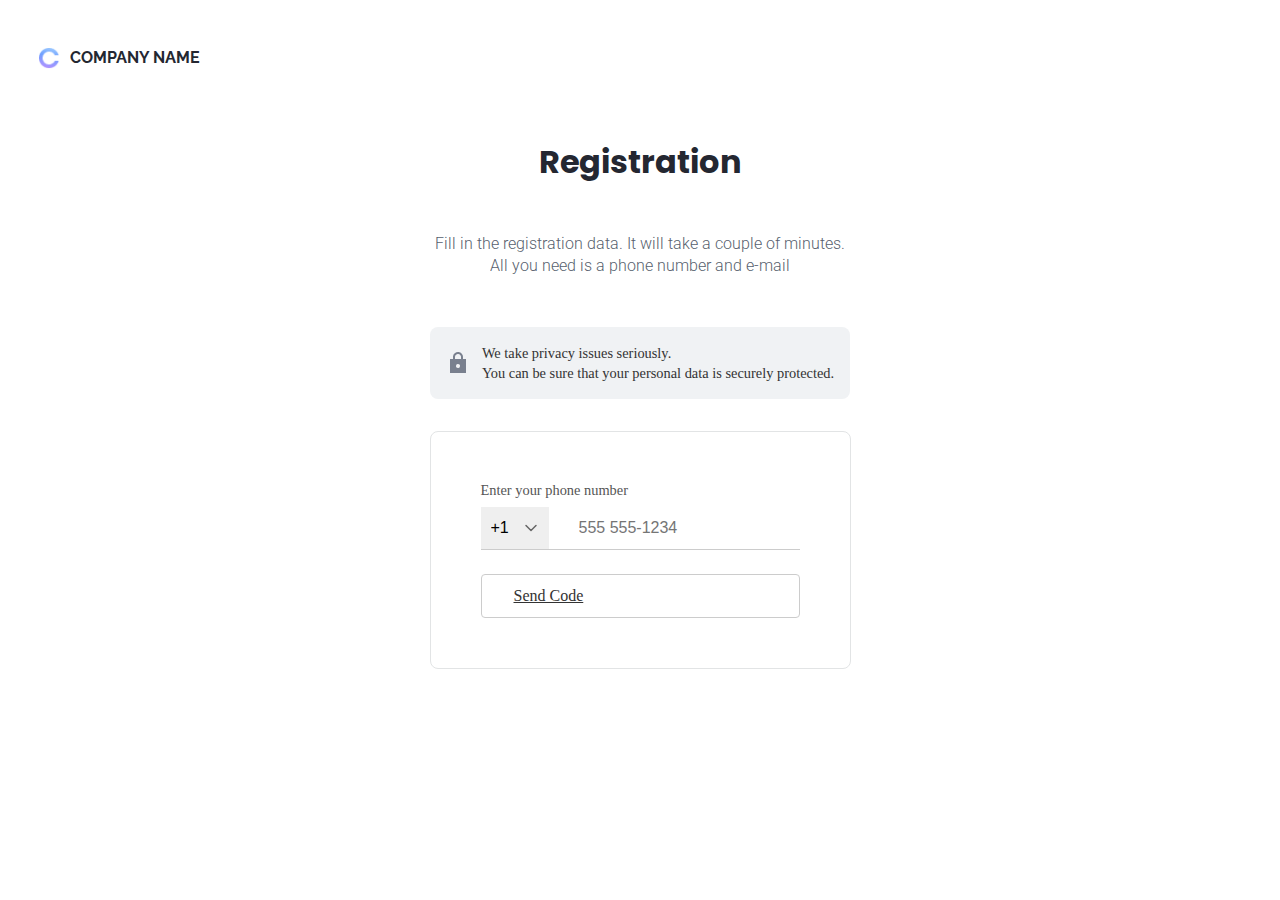
<file: index.html>
<!DOCTYPE html>
<html lang="pt-br">
<head>
    <meta charset="UTF-8">
    <meta name="viewport" content="width=device-width, initial-scale=1.0">
    <title>Página1</title>
    <link rel="stylesheet" href="style.css">
    <link rel="preconnect" href="https://fonts.googleapis.com">
<link rel="preconnect" href="https://fonts.gstatic.com" crossorigin>
<link href="https://fonts.googleapis.com/css2?family=Poppins:ital,wght@0,100;0,200;0,300;0,400;0,500;0,600;0,700;0,800;0,900;1,100;1,200;1,300;1,400;1,500;1,600;1,700;1,800;1,900&family=Raleway:ital,wght@0,100..900;1,100..900&family=Roboto:ital,wght@0,100..900;1,100..900&display=swap" rel="stylesheet">
</head>
<body>
    <header class="header">
        <div class="logo">
            <img src="img/Logo.png" alt="Logo">
            <h1>COMPANY NAME</h1>
        </div>
    </header>
    <main class="container">
        <div class="register-text">
            <h2>Registration</h2>
            <p>Fill in the registration data. It will take a couple of minutes. <br> All you need is a phone number and e-mail</p>
        </div>
        <div class="privacy-notification">
            <img src="img/padlock.png" alt="">
            <p>We take privacy issues seriously. <br> You can be sure that your personal data is securely protected.</p>
        </div>
        <div class="form-container">
            <form action="#">
                <label for="phone-number">Enter your phone number</label>
                <div class="phone-input-wrapper">
                    <select name="ddi" id="ddi">
                        <option value="+1">+1</option>
                        <option value="+55">+55</option>
                        <option value="+44">+44</option>
                    </select>
                    <input type="tel" id="phone-number" name="phoneNumber" placeholder="555 555-1234" required>
                </div>
                <a href="index2.html" class="send-code-btn">Send Code</a>
            </form>
        </div>
    </main>
</body>
</html>
</file>
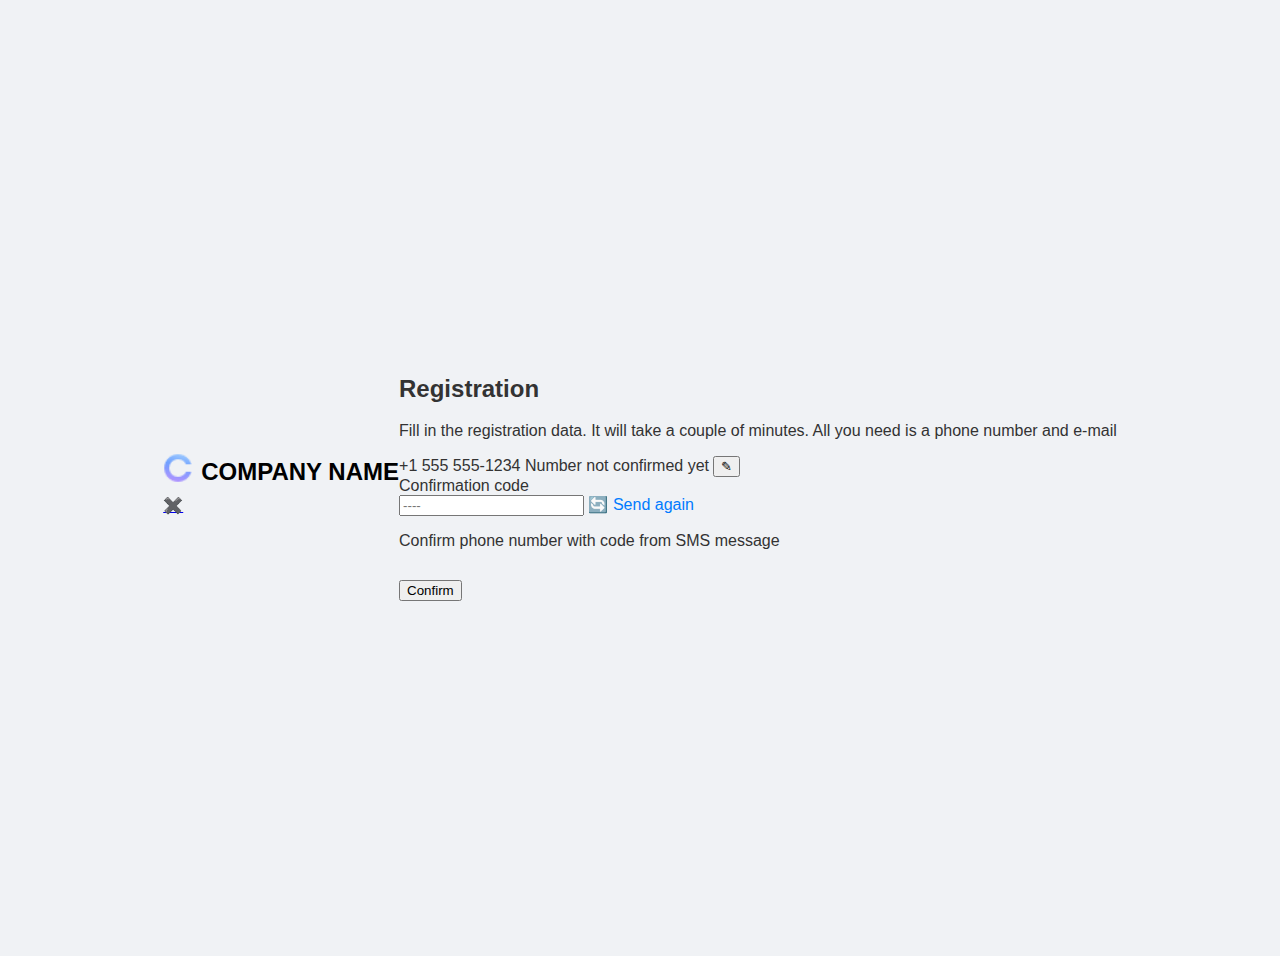
<file: index2.html>
<!DOCTYPE html>
<html lang="pt-br">
<head>
    <meta charset="UTF-8">
    <meta name="viewport" content="width=device-width, initial-scale=1.0">
    <title>Página2</title>
    <link rel="stylesheet" href="style2.css">
    <link rel="preconnect" href="https://fonts.googleapis.com">
<link rel="preconnect" href="https://fonts.gstatic.com" crossorigin>
<link href="https://fonts.googleapis.com/css2?family=Poppins:ital,wght@0,100;0,200;0,300;0,400;0,500;0,600;0,700;0,800;0,900;1,100;1,200;1,300;1,400;1,500;1,600;1,700;1,800;1,900&family=Raleway:ital,wght@0,100..900;1,100..900&family=Roboto:ital,wght@0,100..900;1,100..900&display=swap" rel="stylesheet">
</head>
<body>
    <header class="header">
        <div class="logo">
            <img src="img/Logo.png" alt="Logo">
            <h1>COMPANY NAME</h1>
        </div>
        <a href="#">✖️</a>
    </header>
    <main class="container">
        <div class="register-text">
            <h2>Registration</h2>
            <p>Fill in the registration data. It will take a couple of minutes. All you need is a phone number and e-mail</p>
        </div>
        </div>
        <div class="confirmation-container">
    <div class="phone-display">
        <span class="phone-number">+1 555 555-1234</span>
        <span class="not-confirmed">Number not confirmed yet</span>
        <button class="edit-btn">✎</button>
    </div>
    <label for="confirmation-code">Confirmation code</label>
    <div class="code-input-wrapper">
        <input type="text" id="confirmation-code" maxlength="4" placeholder="----">
        <a href="#" class="resend-link">🔄 Send again</a>
    </div>
    <p class="hint-text">Confirm phone number with code from SMS message</p>

    <footer class="modal-footer">
  <button class="confirm-btn" onclick="window.location.href='index3.html'">Confirm</button>
</footer>
</div>
        </div>
    </main>
</body>
</html>
</file>
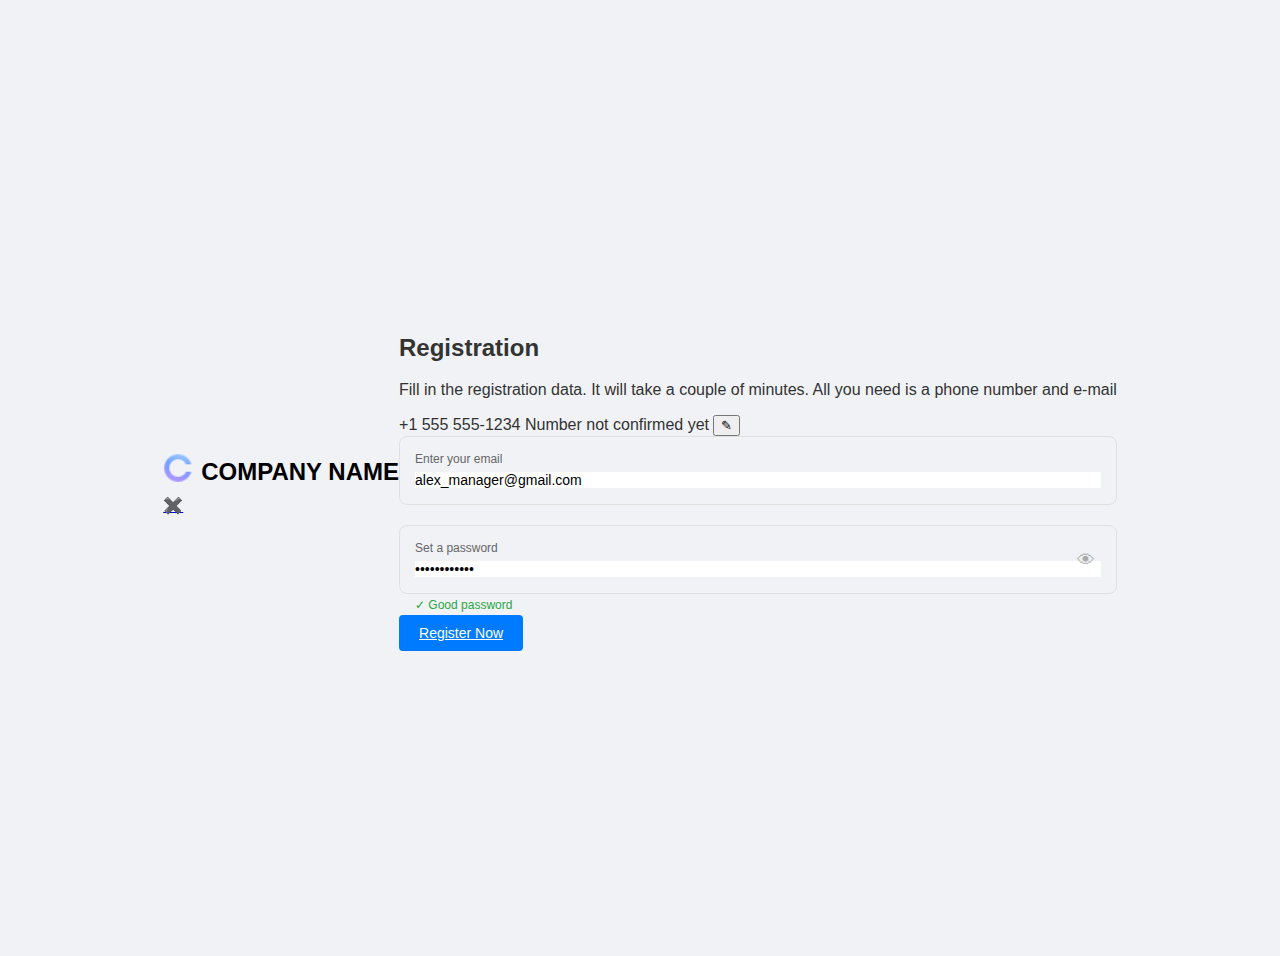
<file: index3.html>
<!DOCTYPE html>
<html lang="pt-br">
<head>
    <meta charset="UTF-8">
    <meta name="viewport" content="width=device-width, initial-scale=1.0">
    <title>Página3</title>
    <link rel="stylesheet" href="style3.css">
    <link rel="preconnect" href="https://fonts.googleapis.com">
<link rel="preconnect" href="https://fonts.gstatic.com" crossorigin>
<link href="https://fonts.googleapis.com/css2?family=Poppins:ital,wght@0,100;0,200;0,300;0,400;0,500;0,600;0,700;0,800;0,900;1,100;1,200;1,300;1,400;1,500;1,600;1,700;1,800;1,900&family=Raleway:ital,wght@0,100..900;1,100..900&family=Roboto:ital,wght@0,100..900;1,100..900&display=swap" rel="stylesheet">
</head>
<body>
    <header class="header">
        <div class="logo">
            <img src="img/Logo.png" alt="Logo">
            <h1>COMPANY NAME</h1>
        </div>
        <a href="#">✖️</a>
    </header>
    <main class="container">
        <div class="register-text">
            <h2>Registration</h2>
            <p>Fill in the registration data. It will take a couple of minutes. All you need is a phone number and e-mail</p>
        </div>
        </div>
      <form>
                <div class="confirmation-container">
    <div class="phone-display">
        <span class="phone-number">+1 555 555-1234</span>
        <span class="not-confirmed">Number not confirmed yet</span>
        <button class="edit-btn">✎</button>
    </div>
                <div class="form-group-box">
                    <label for="email">Enter your email</label>
                    <input type="email" id="email" value="alex_manager@gmail.com">
                </div>
                <div class="form-group-box">
                    <label for="password">Set a password</label>
                    <input type="password" id="password" value="************">
                    <button type="button" class="password-toggle">👁</button>
                    <small class="helper-text-success">✓ Good password</small>
                </div>
    <footer class="modal-footer">
                    <a href="index4.html" class="btn-register">Register Now</a>
                </footer>
            </form>
        </main>
</body>
</html>
</file>
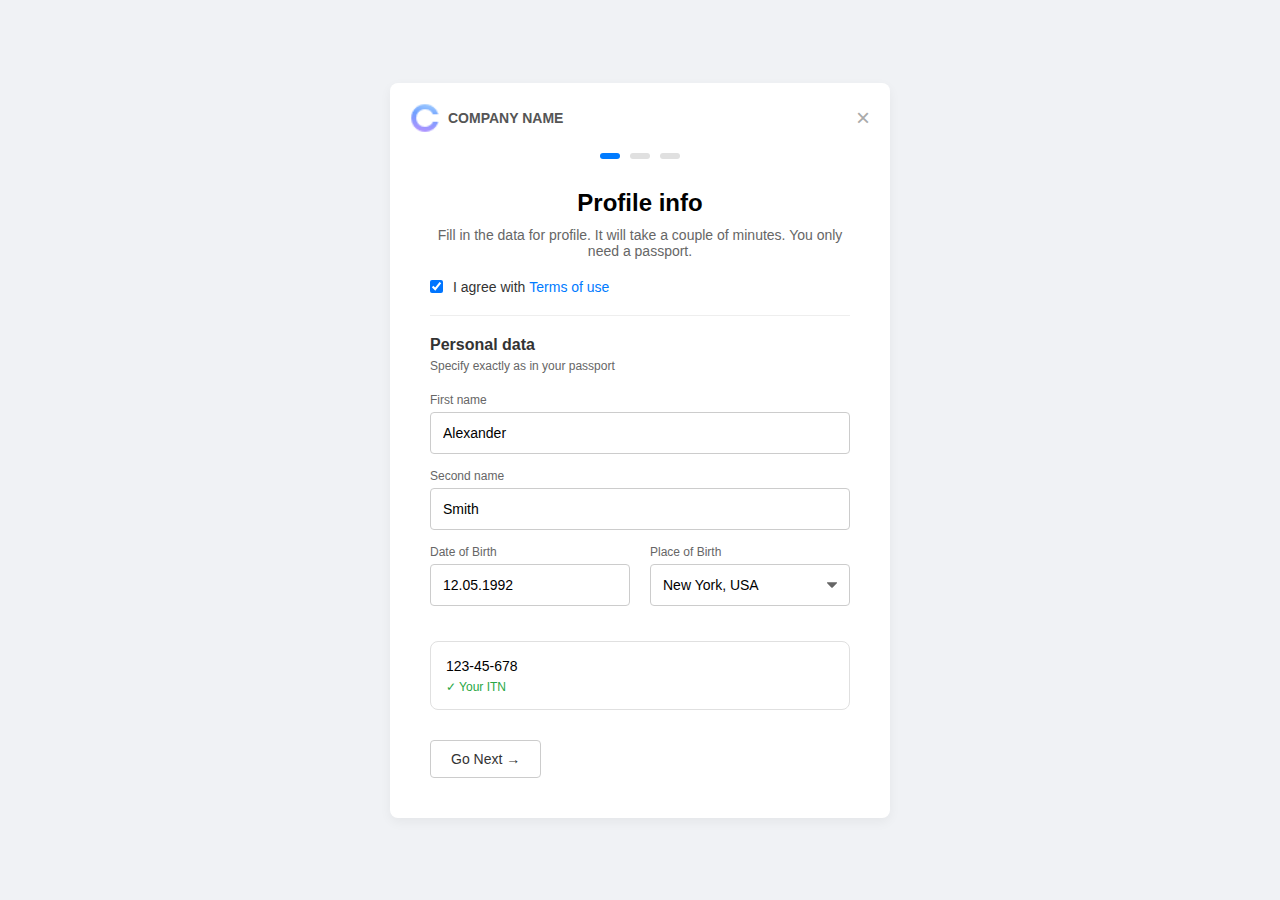
<file: index4.html>
<!DOCTYPE html>
<html lang="pt-br">
<head>
    <meta charset="UTF-8">
    <meta name="viewport" content="width=device-width, initial-scale=1.0">
    <title>Formulário</title>
    <link rel="stylesheet" href="style4.css">
</head>
<body>

    <div class="modal-container">
        <header class="modal-header">
            <div class="logo">
                <img src="img/Logo.png" alt="Logo">
                <span>COMPANY NAME</span>
            </div>
            <button class="close-btn">&times;</button>
        </header>
        <main class="modal-body">
            <div class="progress-steps">
                <span class="step active"></span>
                <span class="step"></span>
                <span class="step"></span>
            </div>

            <h1>Profile info</h1>
            <p class="description">Fill in the data for profile. It will take a couple of minutes. You only need a passport.</p>

            <div class="form-group-agree">
                <input type="checkbox" id="agree" checked>
                <label for="agree">I agree with <a href="#">Terms of use</a></label>
            </div>

            <form>
                <section class="form-section">
                    <h2>Personal data</h2>
                    <p class="subtitle">Specify exactly as in your passport</p>

                    <div class="form-group">
                        <label for="first-name">First name</label>
                        <input type="text" id="first-name" value="Alexander">
                    </div>
                    <div class="form-group">
                        <label for="second-name">Second name</label>
                        <input type="text" id="second-name" value="Smith">
                    </div>

                    <div class="form-row">
                        <div class="form-group">
                            <label for="dob">Date of Birth</label>
                            <input type="text" id="dob" value="12.05.1992">
                        </div>
                        <div class="form-group">
                            <label for="pob">Place of Birth</label>
                            <select id="pob">
                                <option selected>New York, USA</option>
                            </select>
                        </div>
                    </div>
                </section>

                <div class="itn-box">
                    <div class="form-group">
                        <input type="text" id="itn" value="123-45-678">
                        <small class="helper-text">✓ Your ITN</small>
                    </div>
                </div>

                <footer class="modal-footer">
                    <a href="index5.html" class="btn-next">Go Next →</a>
                </footer>
            </form>
        </main>
    </div>

</body>
</html>
</file>
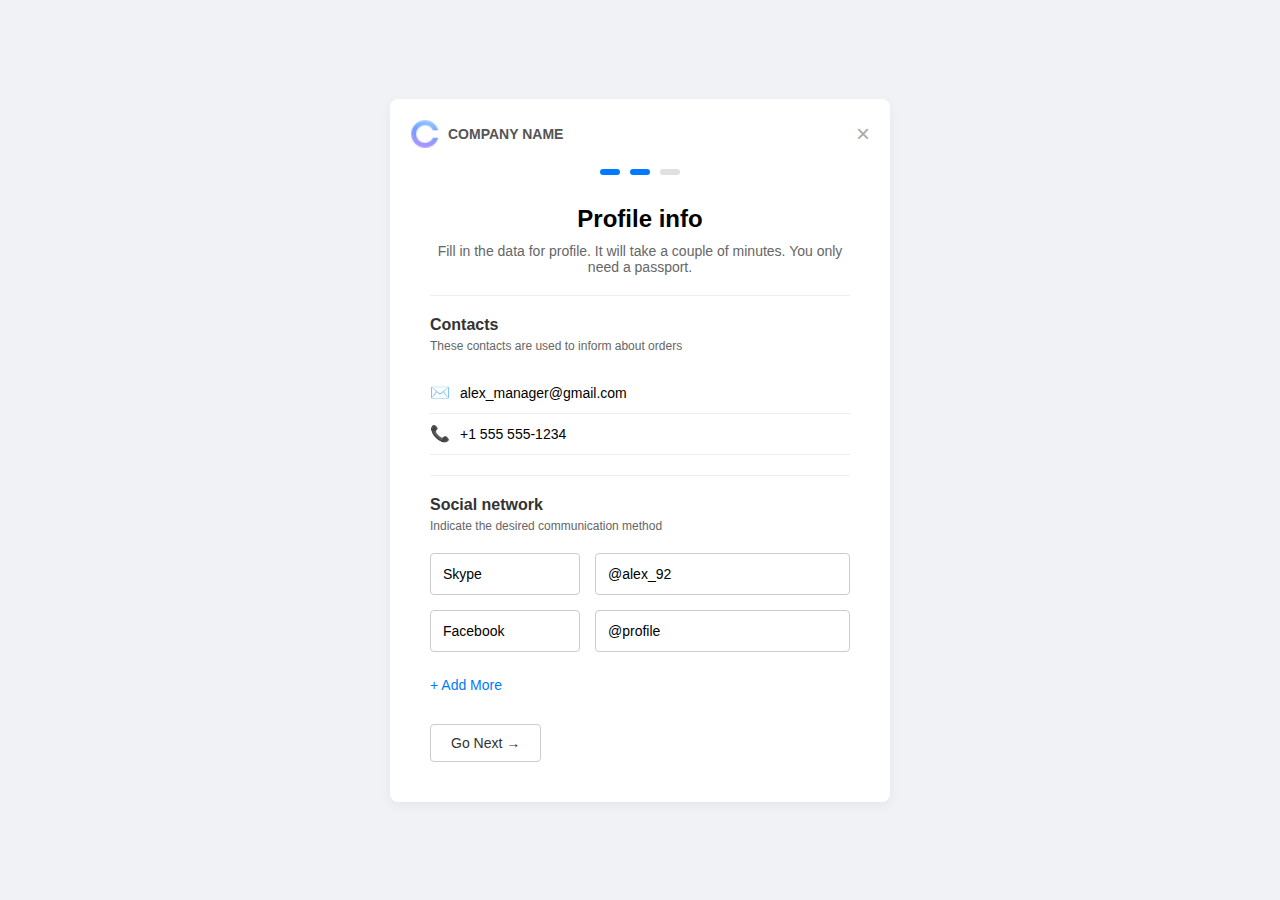
<file: index5.html>
<!DOCTYPE html>
<html lang="pt-br">
<head>
    <meta charset="UTF-8">
    <meta name="viewport" content="width=device-width, initial-scale=1.0">
    <title>Formulário</title>
    <link rel="stylesheet" href="style5.css">
</head>
<body>

    <div class="modal-container">
        <header class="modal-header">
            <div class="logo">
                <img src="img/Logo.png" alt="Logo">
                <span>COMPANY NAME</span>
            </div>
            <button class="close-btn">&times;</button>
        </header>
        <main class="modal-body">
            <div class="progress-steps">
                <span class="step active"></span>
                <span class="step active"></span>
                <span class="step"></span>
            </div>

            <h1>Profile info</h1>
            <p class="description">Fill in the data for profile. It will take a couple of minutes. You only need a passport.</p>

            <form>
                <section class="form-section">
                    <h2>Contacts</h2>
                    <p class="subtitle">These contacts are used to inform about orders</p>

                    <div class="form-group-icon">
                        <span class="icon">✉️</span>
                        <input type="email" value="alex_manager@gmail.com">
                    </div>
                    <div class="form-group-icon">
                        <span class="icon">📞</span>
                        <input type="tel" value="+1 555 555-1234">
                    </div>
                </section>

                <section class="form-section">
                    <h2>Social network</h2>
                    <p class="subtitle">Indicate the desired communication method</p>

                    <div class="social-row">
                        <div class="form-group">
                            <select>
                                <option>Skype</option>
                            </select>
                        </div>
                        <div class="form-group">
                            <input type="text" value="@alex_92">
                        </div>
                    </div>

                    <div class="social-row">
                        <div class="form-group">
                            <select>
                                <option>Facebook</option>
                            </select>
                        </div>
                        <div class="form-group">
                            <input type="text" value="@profile">
                        </div>
                    </div>

                    <a href="#" class="add-more">+ Add More</a>
                </section>


                <footer class="modal-footer">
                    <a href="index6.html" class="btn-next">Go Next →</a>
                </footer>
            </form>
        </main>
    </div>

</body>
</html>
</file>
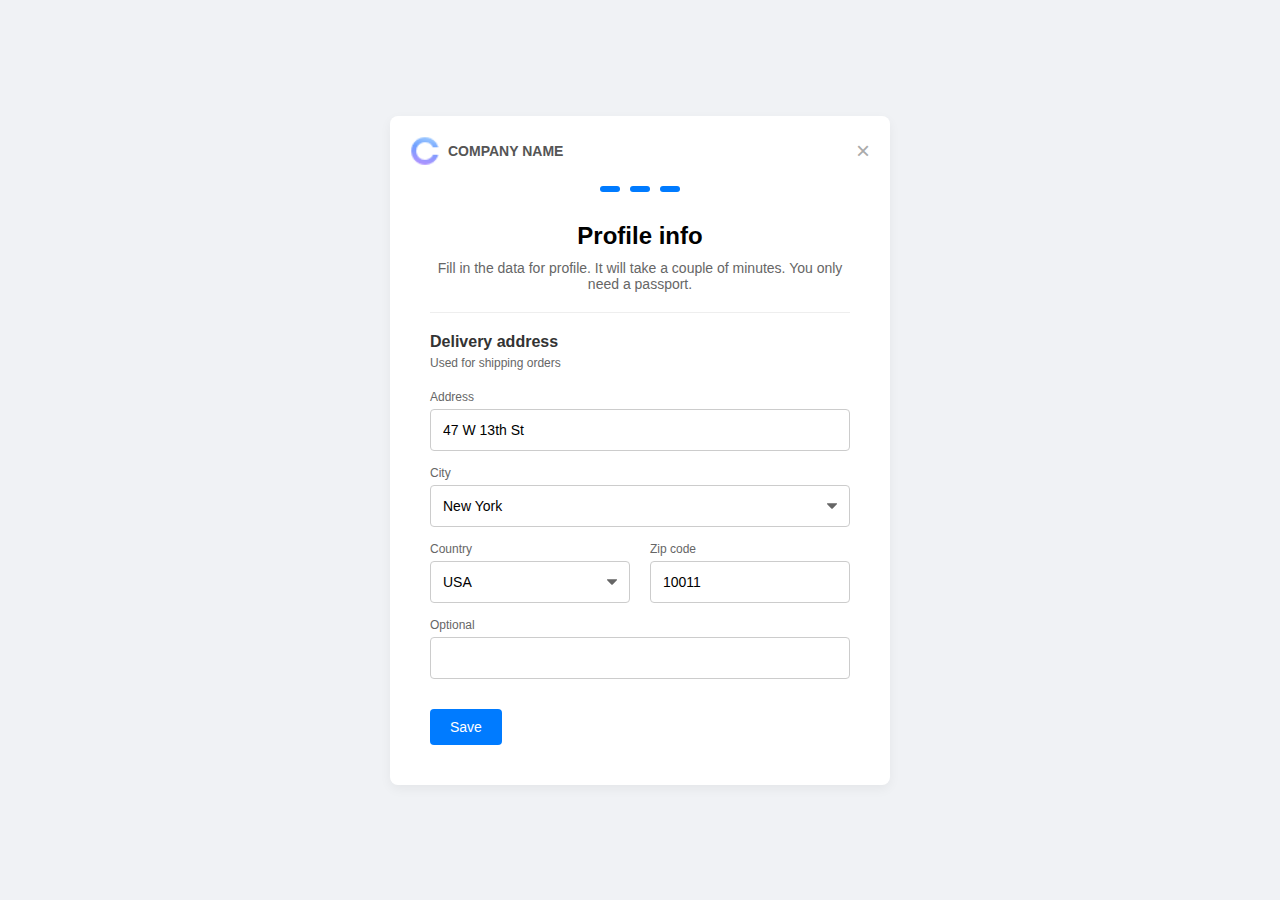
<file: index6.html>
<!DOCTYPE html>
<html lang="pt-br">
<head>
    <meta charset="UTF-8">
    <meta name="viewport" content="width=device-width, initial-scale=1.0">
    <title>Formulário</title>
    <link rel="stylesheet" href="style6.css">
</head>
<body>

    <div class="modal-container">
        <header class="modal-header">
            <div class="logo">
                <img src="img/Logo.png" alt="Logo">
                <span>COMPANY NAME</span>
            </div>
            <button class="close-btn">&times;</button>
        </header>
        <main class="modal-body">
            <div class="progress-steps">
                <span class="step active"></span>
                <span class="step active"></span>
                <span class="step active"></span>
            </div>

            <h1>Profile info</h1>
            <p class="description">Fill in the data for profile. It will take a couple of minutes. You only need a passport.</p>

            <form>
                <section class="form-section">
                    <h2>Delivery address</h2>
                    <p class="subtitle">Used for shipping orders</p>

                    <div class="form-group">
                        <label for="address">Address</label>
                        <input type="text" id="address" value="47 W 13th St">
                    </div>

                    <div class="form-group">
                        <label for="city">City</label>
                        <select id="city">
                            <option selected>New York</option>
                        </select>
                    </div>

                    <div class="form-row">
                        <div class="form-group">
                            <label for="country">Country</label>
                            <select id="country">
                                <option selected>USA</option>
                            </select>
                        </div>
                        <div class="form-group">
                            <label for="zipcode">Zip code</label>
                            <input type="text" id="zipcode" value="10011">
                        </div>
                    </div>

                    <div class="form-group">
                        <label for="optional">Optional</label>
                        <input type="text" id="optional">
                    </div>
                </section>

                <footer class="modal-footer">
                    <button type="submit" class="btn-save">Save</button>
                </footer>
            </form>
        </main>
    </div>

</body>
</html>
</file>
<file: style.css>
.header{
    display: flex;
    justify-content: space-between;
    align-items: center;
    padding: 10px;
}
.header a{
    text-decoration: none;
    color: white;
}
.logo{
    display: flex;
    justify-content: space-between;
    align-items: center;
    gap: 10px;
    font-family: "Raleway";
}
.logo img{
    width: 22px;
    height: 22px;
}
.logo h1{
    font-weight: 700;
    font-size: 16px;
    line-height: 18px;
    color: #242731;
}
.container{
    display: flex;
    justify-content: center;
    align-items: center;
    flex-direction: column;
}
.register-text{
    display: flex;
    flex-direction: column;
    gap: 10px;
    text-align: center;
    padding: 10px;
}
.register-text h2{
    font-family: "Poppins";
    font-weight: 700;
    font-size: 32px;
    line-height: 36px;
    color: #242731;
}
.register-text p{
    font-family: "Roboto";
    font-weight: 300;
    font-size: 16px;
    line-height: 22px;
    color: #575F6E;
}
.privacy-notification {
    display: flex;
    align-items: center;
    gap: 12px;
    background-color: #F0F2F4;
    border-radius: 8px;
    padding: 16px;
    margin-top: 24px;
}
.privacy-notification .icon {
    display: inline-block;
    background-color: #e9ecef;
    padding: 8px 10px;
    border-radius: 6px;
    font-size: 1.1rem;
}
.privacy-notification p {
    flex-grow: 1;
    margin: 0;
    font-size: 0.9rem;
    color: #333;
    line-height: 1.4;
}
.privacy-notification .close-btn {
    background: none;
    border: none;
    font-size: 1.2rem;
    color: #888;
    cursor: pointer;
}
.privacy-notification .close-btn:hover {
    color: #333;
}
.form-container {
    margin-top: 32px;
}
.form-container label {
    display: block;
    font-size: 0.9rem;
    color: #555;
    margin-bottom: 8px;
}
.phone-input-wrapper {
    display: flex;
    border-bottom: 1px solid #ccc;
    overflow: hidden;
    gap: 16px;
}
.phone-input-wrapper select {
    border: none;
    padding: 12px 10px;
    font-size: 1rem;
    font-weight: 500;
    appearance: none;
    -webkit-appearance: none;
    -moz-appearance: none;
    background-image: url('data:image/svg+xml;charset=US-ASCII,%3Csvg%20width%3D%2220%22%20height%3D%2220%22%20viewBox%3D%220%200%2020%2020%22%20fill%3D%22none%22%20xmlns%3D%22http%3A%2F%2Fwww.w3.org%2F2000%2Fsvg%22%3E%3Cpath%20d%3D%22M5%207.5L10%2012.5L15%207.5%22%20stroke%3D%22%23666%22%20stroke-width%3D%221.5%22%20stroke-linecap%3D%22round%22%20stroke-linejoin%3D%22round%22%2F%3E%3C%2Fsvg%3E');
    background-repeat: no-repeat;
    background-position: right 8px center;
    padding-right: 30px;
}
.phone-input-wrapper input[type="tel"] {
    border: none;
    padding: 12px 14px;
    font-size: 1rem;
    flex-grow: 1;
    outline: none;
}
.phone-input-wrapper:focus-within {
    border-color: #007bff;
    box-shadow: 0 0 0 2px rgba(0, 123, 255, 0.2);
}
.send-code-btn {
    display: block;
    width: auto;
    margin: 24px auto 0 auto;
    padding: 12px 32px;
    font-size: 1rem;
    font-weight: 500;
    color: #333;
    background-color: #fff;
    border: 1px solid #ccc;
    border-radius: 4px;
    cursor: pointer;
    transition: background-color 0.2s;
}
.send-code-btn:hover {
    background-color: #f7f7f7;
}
@media screen and (min-width: 850px) {
    .header{
        padding: 30px;
    }
    .form-container{
        padding: 50px;
        border: 1px solid #E2E4E5;
        border-radius: 8px;
        gap: 32px;
    }
}
</file>
<file: style2.css>
body {
    font-family: Arial, sans-serif;
    background-color: #f0f2f5;
    color: #333;
    display: flex;
    justify-content: center;
    align-items: center;
    min-height: 100vh;
    padding: 20px;
}

.modal-container {
    background: #ffffff;
    border-radius: 8px;
    box-shadow: 0 4px 12px rgba(0, 0, 0, 0.05);
    max-width: 500px;
    width: 100%;
    overflow: hidden;
}

.modal-header {
    display: flex;
    justify-content: space-between;
    align-items: center;
    padding: 20px;
}

.logo {
    display: flex;
    align-items: center;
    gap: 8px;
    font-weight: bold;
    font-size: 14px;
    color: #555;
    text-transform: uppercase;
}

.logo img {
    height: 30px; 
    width: auto;
}

.close-btn {
    background: none;
    border: none;
    font-size: 24px;
    color: #aaa;
    cursor: pointer;
}

.modal-body {
    padding: 0 40px 40px 40px;
}

.progress-steps {
    display: flex;
    justify-content: center;
    gap: 10px;
    margin-bottom: 30px;
}

.step {
    width: 20px;
    height: 6px;
    background-color: #e0e0e0;
    border-radius: 3px;
}

.step.active {
    background-color: #007bff;
}

h1 {
    font-size: 24px;
    margin-bottom: 10px;
    text-align: center;
    color: #000;
}

.description {
    font-size: 14px;
    color: #666;
    text-align: center;
    margin-bottom: 30px;
}

.form-group-box {
    border: 1px solid #e0e0e0;
    border-radius: 8px;
    padding: 15px;
    margin-bottom: 20px;
    position: relative;
}

.form-group-box.confirmed-number {
    display: flex;
    justify-content: space-between;
    align-items: center;
    font-weight: 500;
}

.form-group-box label {
    display: block;
    font-size: 12px;
    color: #666;
    margin-bottom: 5px;
}

.form-group-box input[type="text"] {
    border: none;
    padding: 0;
    font-size: 14px;
    font-weight: 500;
    width: 100%;
}

.form-group-box input[type="text"]:focus {
    outline: none;
}

.edit-link {
    text-decoration: none;
    font-size: 18px;
}

.helper-text-alert {
    font-size: 12px;
    color: #666;
    position: absolute;
    top: calc(100% + 5px);
    left: 15px;
}

.resend-box {
    display: flex;
    justify-content: space-between;
    align-items: center;
    margin-top: 15px;
    font-size: 12px;
    color: #666;
}

.resend-link {
    color: #007bff;
    text-decoration: none;
    font-weight: 500;
}

.modal-footer {
    margin-top: 30px;
}

.btn-confirm {
    display: inline-block;
    width: auto;
    padding: 10px 20px;
    background: #fff;
    border: 1px solid #ccc;
    border-radius: 4px;
    cursor: pointer;
    font-weight: 500;
    font-size: 14px;
    text-decoration: none;
    color: #333;
}

@media (max-width: 600px) {
    body {
        padding: 0;
        background-color: #fff;
    }

    .modal-container {
        box-shadow: none;
        border-radius: 0;
        max-width: 100%;
        min-height: 100vh;
    }

    .modal-header {
        padding: 15px;
    }

    .modal-body {
        padding: 0 15px 15px 15px;
    }

    .progress-steps {
        margin: 20px 0;
    }

    h1,
    .description {
        text-align: left;
    }

    .form-group-box.confirmed-number {
        background-color: #f0f8ff;
        border-color: #f0f8ff;
    }
}
</file>
<file: style3.css>
body {
    font-family: Arial, sans-serif;
    background-color: #f0f2f5;
    color: #333;
    display: flex;
    justify-content: center;
    align-items: center;
    min-height: 100vh;
    padding: 20px;
}

.modal-container {
    background: #ffffff;
    border-radius: 8px;
    box-shadow: 0 4px 12px rgba(0, 0, 0, 0.05);
    max-width: 500px;
    width: 100%;
    overflow: hidden;
}

.modal-header {
    display: flex;
    justify-content: space-between;
    align-items: center;
    padding: 20px;
}

.logo {
    display: flex;
    align-items: center;
    gap: 8px;
    font-weight: bold;
    font-size: 14px;
    color: #555;
    text-transform: uppercase;
}

.logo img {
    height: 30px; 
    width: auto;
}

.close-btn {
    background: none;
    border: none;
    font-size: 24px;
    color: #aaa;
    cursor: pointer;
}

.modal-body {
    padding: 0 40px 40px 40px;
}

.progress-steps {
    display: flex;
    justify-content: center;
    gap: 10px;
    margin-bottom: 30px;
}

.step {
    width: 20px;
    height: 6px;
    background-color: #e0e0e0;
    border-radius: 3px;
}

.step.active {
    background-color: #007bff;
}

h1 {
    font-size: 24px;
    margin-bottom: 10px;
    text-align: center;
    color: #000;
}

.description {
    font-size: 14px;
    color: #666;
    text-align: center;
    margin-bottom: 30px;
}

.form-group-box {
    border: 1px solid #e0e0e0;
    border-radius: 8px;
    padding: 15px;
    margin-bottom: 20px;
    position: relative;
}

.form-group-box label {
    display: block;
    font-size: 12px;
    color: #666;
    margin-bottom: 5px;
}

.form-group-box input[type="email"],
.form-group-box input[type="password"] {
    border: none;
    padding: 0;
    font-size: 14px;
    font-weight: 500;
    width: 100%;
}

.form-group-box input:focus {
    outline: none;
}

.helper-text-success {
    font-size: 12px;
    color: #28a745;
    position: absolute;
    top: calc(100% + 5px);
    left: 15px;
}

.password-toggle {
    position: absolute;
    right: 15px;
    top: 50%;
    transform: translateY(-50%);
    background: none;
    border: none;
    cursor: pointer;
    color: #aaa;
    font-size: 18px;
}

.modal-footer {
    margin-top: 30px;
}

.btn-register {
    width: auto;
    padding: 10px 20px;
    background-color: #007bff;
    color: #ffffff;
    border: none;
    border-radius: 4px;
    cursor: pointer;
    font-weight: 500;
    font-size: 14px;
}

@media (max-width: 600px) {
    body {
        padding: 0;
        background-color: #fff;
    }

    .modal-container {
        box-shadow: none;
        border-radius: 0;
        max-width: 100%;
        min-height: 100vh;
    }

    .modal-header {
        padding: 15px;
    }

    .modal-body {
        padding: 0 15px 15px 15px;
    }

    .progress-steps {
        margin: 20px 0;
    }

    h1,
    .description {
        text-align: left;
    }
}
</file>
<file: style4.css>
* {
    box-sizing: border-box;
    margin: 0;
    padding: 0;
}

body {
    font-family: Arial, sans-serif;
    background-color: #f0f2f5;
    color: #333;
    display: flex;
    justify-content: center;
    align-items: center;
    min-height: 100vh;
    padding: 20px;
}

.modal-container {
    background: #ffffff;
    border-radius: 8px;
    box-shadow: 0 4px 12px rgba(0, 0, 0, 0.05);
    max-width: 500px;
    width: 100%;
    overflow: hidden;
}

.modal-header {
    display: flex;
    justify-content: space-between;
    align-items: center;
    padding: 20px;
}

.logo {
    display: flex;
    align-items: center;
    gap: 8px;
    font-weight: bold;
    font-size: 14px;
    color: #555;
    text-transform: uppercase;
}

.close-btn {
    background: none;
    border: none;
    font-size: 24px;
    color: #aaa;
    cursor: pointer;
}

.modal-body {
    padding: 0 40px 40px 40px;
}

.progress-steps {
    display: flex;
    justify-content: center;
    gap: 10px;
    margin-bottom: 30px;
}

.step {
    width: 20px;
    height: 6px;
    background-color: #e0e0e0;
    border-radius: 3px;
}

.step.active {
    background-color: #007bff;
}

h1 {
    font-size: 24px;
    margin-bottom: 10px;
    text-align: center;
    color: #000;
}

.description {
    font-size: 14px;
    color: #666;
    text-align: center;
    margin-bottom: 20px;
}

.form-group-agree {
    display: flex;
    align-items: center;
    margin-bottom: 20px;
}

.form-group-agree input[type="checkbox"] {
    margin-right: 10px;
}

.form-group-agree label {
    font-size: 14px;
}

.form-group-agree a {
    color: #007bff;
    text-decoration: none;
    font-weight: 500;
}

.form-section {
    border-top: 1px solid #eee;
    padding-top: 20px;
}

.form-section h2 {
    font-size: 16px;
    font-weight: 600;
    margin-bottom: 5px;
}

.form-section .subtitle {
    font-size: 12px;
    color: #666;
    margin-bottom: 20px;
}

.form-group {
    margin-bottom: 15px;
}

.form-group label {
    display: block;
    font-size: 12px;
    color: #666;
    margin-bottom: 5px;
}

input[type="text"],
select {
    width: 100%;
    padding: 12px;
    border: 1px solid #ccc;
    border-radius: 4px;
    font-size: 14px;
    background-color: #fff;
}

select {
    appearance: none;
    background-image: url('data:image/svg+xml;charset=US-ASCII,%3Csvg%20xmlns%3D%22http%3A%2F%2Fwww.w3.org%2F2000%2Fsvg%22%20width%3D%22292.4%22%20height%3D%22292.4%22%3E%3Cpath%20fill%3D%22%23666%22%20d%3D%22M287%2069.4a17.6%2017.6%200%200%200-13-5.4H18.4c-5%200-9.3%201.8-13%205.4A17.6%2017.6%200%200%200%200%2082.2c0%205%201.8%209.3%205.4%2013l128%20128c3.6%203.6%208%205.4%2013%205.4s9.4-1.8%2013-5.4l128-128c3.6-3.6%205.4-8%205.4-13%200-5-1.8-9.2-5.4-12.8z%22%2F%3E%3C%2Fsvg%3E');
    background-repeat: no-repeat;
    background-position: right 12px center;
    background-size: 10px;
}

.form-row {
    display: flex;
    gap: 20px;
}

.form-row .form-group {
    flex: 1;
}

.itn-box {
    border: 1px solid #e0e0e0;
    border-radius: 8px;
    padding: 15px;
    margin-top: 20px;
}

.itn-box .form-group {
    margin-bottom: 0;
}

.itn-box input[type="text"] {
    border: none;
    padding: 0;
    font-size: 14px;
}

.helper-text {
    font-size: 12px;
    color: #28a745;
    margin-top: 5px;
    display: block;
}

.modal-footer {
    margin-top: 30px;
}

.btn-next {
    width: auto;
    padding: 10px 20px;
    background: #fff;
    border: 1px solid #ccc;
    border-radius: 4px;
    cursor: pointer;
    font-weight: 500;
    font-size: 14px;
}

a.btn-next {
    display: inline-block;
    text-decoration: none;
    color: #333;
}

@media (max-width: 600px) {
    body {
        padding: 0;
        background-color: #fff;
    }

    .modal-container {
        box-shadow: none;
        border-radius: 0;
        max-width: 100%;
        min-height: 100vh;
    }

    .modal-header {
        padding: 15px;
    }

    .modal-body {
        padding: 0 15px 15px 15px;
    }

    .progress-steps {
        margin: 20px 0;
    }

    h1,
    .description {
        text-align: left;
    }

    .form-row {
        flex-direction: column;
        gap: 0;
    }
}

.logo img {
    height: 30px; 
    width: auto;
}
</file>
<file: style5.css>
* {
    box-sizing: border-box;
    margin: 0;
    padding: 0;
}

body {
    font-family: Arial, sans-serif;
    background-color: #f0f2f5;
    color: #333;
    display: flex;
    justify-content: center;
    align-items: center;
    min-height: 100vh;
    padding: 20px;
}

.modal-container {
    background: #ffffff;
    border-radius: 8px;
    box-shadow: 0 4px 12px rgba(0, 0, 0, 0.05);
    max-width: 500px;
    width: 100%;
    overflow: hidden;
}

.modal-header {
    display: flex;
    justify-content: space-between;
    align-items: center;
    padding: 20px;
}

.logo {
    display: flex;
    align-items: center;
    gap: 8px;
    font-weight: bold;
    font-size: 14px;
    color: #555;
    text-transform: uppercase;
}

.close-btn {
    background: none;
    border: none;
    font-size: 24px;
    color: #aaa;
    cursor: pointer;
}

.modal-body {
    padding: 0 40px 40px 40px;
}

.progress-steps {
    display: flex;
    justify-content: center;
    gap: 10px;
    margin-bottom: 30px;
}

.step {
    width: 20px;
    height: 6px;
    background-color: #e0e0e0;
    border-radius: 3px;
}

.step.active {
    background-color: #007bff;
}

h1 {
    font-size: 24px;
    margin-bottom: 10px;
    text-align: center;
    color: #000;
}

.description {
    font-size: 14px;
    color: #666;
    text-align: center;
    margin-bottom: 20px;
}

.form-section {
    border-top: 1px solid #eee;
    padding-top: 20px;
    margin-bottom: 20px;
}

.form-section h2 {
    font-size: 16px;
    font-weight: 600;
    margin-bottom: 5px;
}

.form-section .subtitle {
    font-size: 12px;
    color: #666;
    margin-bottom: 20px;
}

.form-group {
    margin-bottom: 15px;
}

input[type="text"],
input[type="email"],
input[type="tel"],
select {
    width: 100%;
    padding: 12px;
    border: 1px solid #ccc;
    border-radius: 4px;
    font-size: 14px;
    background-color: #fff;
}

select {
    appearance: none;
    background-image: url('data:image/svg+xml;charset=US-ASCII,%3Csvg%20xmlns%3D%22http%3A%2F%2Fwww.w3.org%2F2000%2Fsvg%22%20width%3D%22292.4%22%20height%3D%22292.4%22%3E%3Cpath%20fill%3D%22%23666%22%20d%3D%22M287%2069.4a17.6% 17.6% 0% 0% 0-13-5.4H18.4c-5% 0-9.3% 201.8-13% 205.4A17.6% 17.6% 0% 0% 0% 0% 2082.2c0% 205% 201.8% 209.3% 205.4% 2013l128% 20128c3.6% 203.6% 208% 205.4% 2013% 205.4s9.4-1.8% 2013-5.4l128-128c3.6-3.6% 205.4-8% 205.4-13% 200-5-1.8-9.2-5.4-12.8z%22%2F%3E%3C%2Fsvg%3E');
    background-repeat: no-repeat;
    background-position: right 12px center;
    background-size: 10px;
}

.form-group-icon {
    display: flex;
    align-items: center;
    border-bottom: 1px solid #eee;
}

.form-group-icon .icon {
    margin-right: 10px;
}

.form-group-icon input {
    border: none;
    flex: 1;
    padding: 12px 0;
}

.social-row {
    display: flex;
    gap: 15px;
}

.social-row .form-group {
    flex: 1;
}

.social-row .form-group:first-child {
    flex-grow: 0;
    flex-shrink: 0;
    flex-basis: 150px;
}

.add-more {
    font-size: 14px;
    color: #007bff;
    text-decoration: none;
    font-weight: 500;
    display: inline-block;
    margin-top: 10px;
}

.modal-footer {
    margin-top: 30px;
}

.btn-next {
    width: auto;
    padding: 10px 20px;
    background: #fff;
    border: 1px solid #ccc;
    border-radius: 4px;
    cursor: pointer;
    font-weight: 500;
    font-size: 14px;
    display: inline-block;
    text-decoration: none;
    color: #333;
}

@media (max-width: 600px) {
    body {
        padding: 0;
        background-color: #fff;
    }

    .modal-container {
        box-shadow: none;
        border-radius: 0;
        max-width: 100%;
        min-height: 100vh;
    }

    .modal-header {
        padding: 15px;
    }

    .modal-body {
        padding: 0 15px 15px 15px;
    }

    .progress-steps {
        margin: 20px 0;
    }

    h1,
    .description {
        text-align: left;
    }
}

.logo img {
    height: 30px; 
    width: auto;
}
</file>
<file: style6.css>
* {
    box-sizing: border-box;
    margin: 0;
    padding: 0;
}

body {
    font-family: Arial, sans-serif;
    background-color: #f0f2f5;
    color: #333;
    display: flex;
    justify-content: center;
    align-items: center;
    min-height: 100vh;
    padding: 20px;
}

.modal-container {
    background: #ffffff;
    border-radius: 8px;
    box-shadow: 0 4px 12px rgba(0, 0, 0, 0.05);
    max-width: 500px;
    width: 100%;
    overflow: hidden;
}

.modal-header {
    display: flex;
    justify-content: space-between;
    align-items: center;
    padding: 20px;
}

.logo {
    display: flex;
    align-items: center;
    gap: 8px;
    font-weight: bold;
    font-size: 14px;
    color: #555;
    text-transform: uppercase;
}

.close-btn {
    background: none;
    border: none;
    font-size: 24px;
    color: #aaa;
    cursor: pointer;
}

.modal-body {
    padding: 0 40px 40px 40px;
}

.progress-steps {
    display: flex;
    justify-content: center;
    gap: 10px;
    margin-bottom: 30px;
}

.step {
    width: 20px;
    height: 6px;
    background-color: #e0e0e0;
    border-radius: 3px;
}

.step.active {
    background-color: #007bff;
}

h1 {
    font-size: 24px;
    margin-bottom: 10px;
    text-align: center;
    color: #000;
}

.description {
    font-size: 14px;
    color: #666;
    text-align: center;
    margin-bottom: 20px;
}

.form-section {
    border-top: 1px solid #eee;
    padding-top: 20px;
    margin-bottom: 20px;
}

.form-section h2 {
    font-size: 16px;
    font-weight: 600;
    margin-bottom: 5px;
}

.form-section .subtitle {
    font-size: 12px;
    color: #666;
    margin-bottom: 20px;
}

.form-group {
    margin-bottom: 15px;
}

.form-group label {
    display: block;
    font-size: 12px;
    color: #666;
    margin-bottom: 5px;
}

input[type="text"],
select {
    width: 100%;
    padding: 12px;
    border: 1px solid #ccc;
    border-radius: 4px;
    font-size: 14px;
    background-color: #fff;
}

select {
    appearance: none;
    background-image: url('data:image/svg+xml;charset=US-ASCII,%3Csvg%20xmlns%3D%22http%3A%2F%2Fwww.w3.org%2F2000%2Fsvg%22%20width%3D%22292.4%22%20height%3D%22292.4%22%3E%3Cpath%20fill%3D%22%23666%22%20d%3D%22M287%2069.4a17.6%2017.6%200%200%200-13-5.4H18.4c-5%200-9.3%201.8-13%205.4A17.6%2017.6%200%200%200%200%2082.2c0%205%201.8%209.3%205.4%2013l128%20128c3.6%203.6%208%205.4%2013%205.4s9.4-1.8%2013-5.4l128-128c3.6-3.6%205.4-8%205.4-13%200-5-1.8-9.2-5.4-12.8z%22%2F%3E%3C%2Fsvg%3E');
    background-repeat: no-repeat;
    background-position: right 12px center;
    background-size: 10px;
}

.form-row {
    display: flex;
    gap: 20px;
}

.form-row .form-group {
    flex: 1;
}

.modal-footer {
    margin-top: 30px;
}

.btn-save {
    width: auto;
    padding: 10px 20px;
    background-color: #007bff;
    color: #ffffff;
    border: none;
    border-radius: 4px;
    cursor: pointer;
    font-weight: 500;
    font-size: 14px;
}

@media (max-width: 600px) {
    body {
        padding: 0;
        background-color: #fff;
    }

    .modal-container {
        box-shadow: none;
        border-radius: 0;
        max-width: 100%;
        min-height: 100vh;
    }

    .modal-header {
        padding: 15px;
    }

    .modal-body {
        padding: 0 15px 15px 15px;
    }

    .progress-steps {
        margin: 20px 0;
    }

    h1,
    .description {
        text-align: left;
    }

    .form-row {
        flex-direction: column;
        gap: 0;
    }
}

.logo img {
    height: 30px; 
    width: auto;
}
</file>
